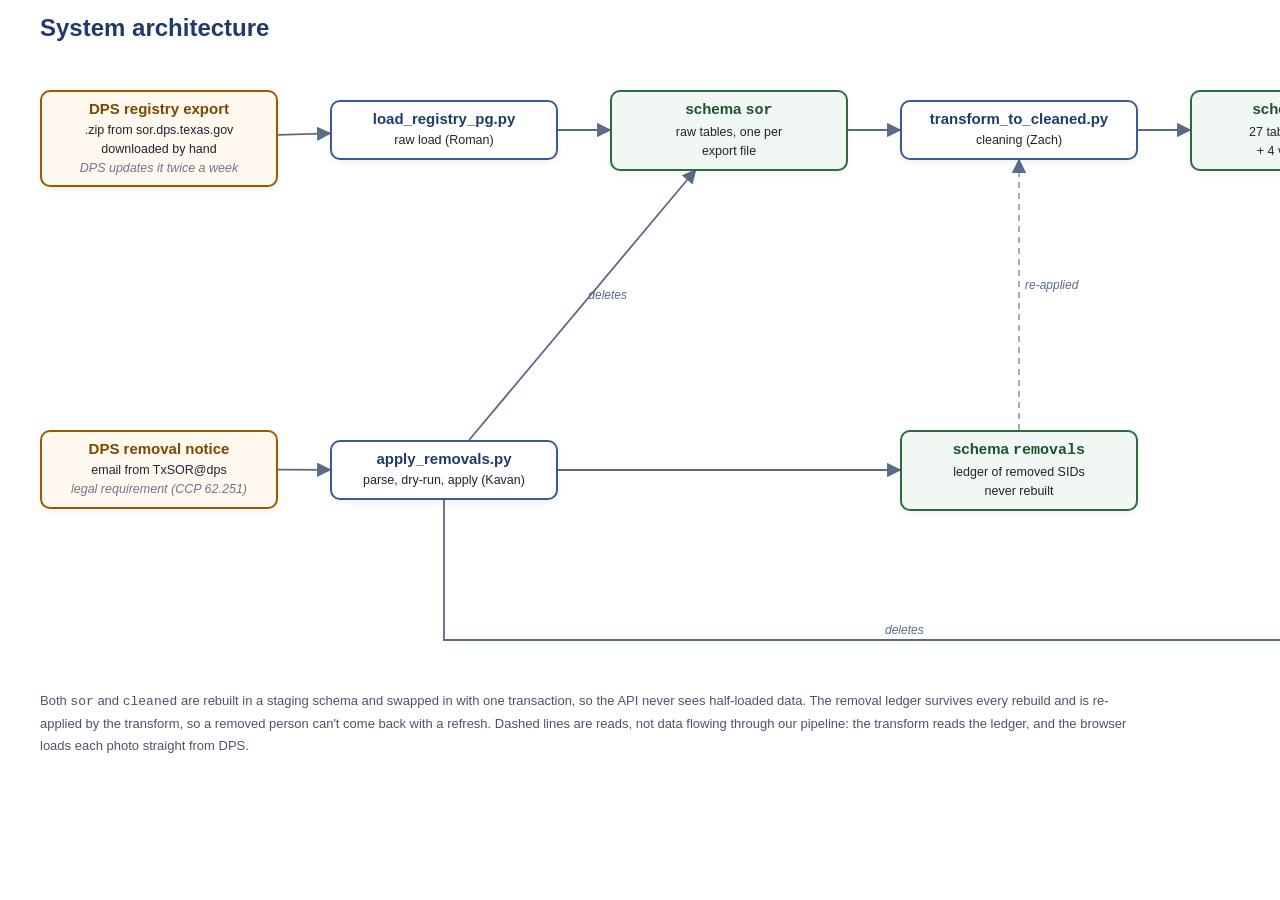
<file: docs/design/architecture.html>
<!doctype html>
<html><head><meta charset="utf-8"><title>System architecture</title>
<link rel="stylesheet" href="common.css"><script src="diagram.js"></script>
<style>.canvas{width:2040px;height:820px}.box{text-align:center}.box h3{font-size:15px}.box div{font-family:-apple-system,Arial,sans-serif}
.ext{border-color:#9a5b00;background:#fff8ee}.ext h3{color:#7a4800}.db{border-color:#2b6b3f;background:#f1f8f3}.db h3{color:#1f5130}
.ui{border-color:#1f3a6b;background:#eef3fb;border-width:3px}</style></head><body><div class="canvas">
<svg class="links"><defs><marker id="arrow" viewBox="0 0 10 10" refX="9" refY="5" markerWidth="8" markerHeight="8" orient="auto-start-reverse"><path d="M0,0 L10,5 L0,10 z" fill="#5a6b86"/></marker></defs></svg>
<div class="title">System architecture</div>

<div class="box ext" id="export" style="left:40px;top:90px;width:210px"><h3>DPS registry export</h3><div>.zip from sor.dps.texas.gov</div><div>downloaded by hand</div><div class="note">DPS updates it twice a week</div></div>
<div class="box" id="loader" style="left:330px;top:100px;width:200px"><h3>load_registry_pg.py</h3><div>raw load (Roman)</div></div>
<div class="box db" id="sor" style="left:610px;top:90px;width:210px"><h3>schema <code>sor</code></h3><div>raw tables, one per</div><div>export file</div></div>
<div class="box" id="transform" style="left:900px;top:100px;width:210px"><h3>transform_to_cleaned.py</h3><div>cleaning (Zach)</div></div>
<div class="box db" id="cleaned" style="left:1190px;top:90px;width:220px"><h3>schema <code>cleaned</code></h3><div>27 tables in DPS layout</div><div>+ 4 views for the API</div></div>

<div class="box" id="api" style="left:1490px;top:90px;width:220px"><h3>FastAPI (read-only)</h3><div>SELECT-only access to <code>cleaned</code></div><div>returns JSON to the browser</div></div>
<div class="box ui" id="ui" style="left:1780px;top:90px;width:220px"><h3>Griffin365 Registry Explorer</h3><div>browser dashboard</div></div>
<div class="box ext" id="photos" style="left:1790px;top:440px;width:200px"><h3>DPS photo server</h3><div>CurrentPhoto?sid=…</div><div class="note">photos not stored by us</div></div>

<div class="box ext" id="email" style="left:40px;top:430px;width:210px"><h3>DPS removal notice</h3><div>email from TxSOR@dps</div><div class="note">legal requirement (CCP 62.251)</div></div>
<div class="box" id="removals" style="left:330px;top:440px;width:200px"><h3>apply_removals.py</h3><div>parse, dry-run, apply (Kavan)</div></div>
<div class="box db" id="ledger" style="left:900px;top:430px;width:210px"><h3>schema <code>removals</code></h3><div>ledger of removed SIDs</div><div>never rebuilt</div></div>

<div class="legend" style="left:40px;top:690px;width:1100px">
  Both <code>sor</code> and <code>cleaned</code> are rebuilt in a staging schema and swapped in with one transaction, so the API never sees half-loaded data.
  The removal ledger survives every rebuild and is re-applied by the transform, so a removed person can't come back with a refresh.
  Dashed lines are reads, not data flowing through our pipeline: the transform reads the ledger, and the browser loads each photo straight from DPS.
</div>

<i class="link" data-from="export" data-to="loader"></i>
<i class="link" data-from="loader" data-to="sor"></i>
<i class="link" data-from="sor" data-to="transform"></i>
<i class="link" data-from="transform" data-to="cleaned"></i>
<i class="link" data-from="cleaned" data-to="api"></i>
<i class="link" data-from="api" data-to="ui"></i>
<i class="link dashed" data-from="photos" data-to="ui" data-label="image"></i>
<i class="link" data-from="email" data-to="removals"></i>
<i class="link" data-from="removals" data-to="ledger"></i>
<i class="link" data-from="removals" data-to="sor" data-label="deletes"></i>
<i class="link" data-from="removals" data-to="cleaned" data-label="deletes" data-via="from,640 to,640"></i>
<i class="link dashed" data-from="ledger" data-to="transform" data-label="re-applied"></i>
</div></body></html>
</file>
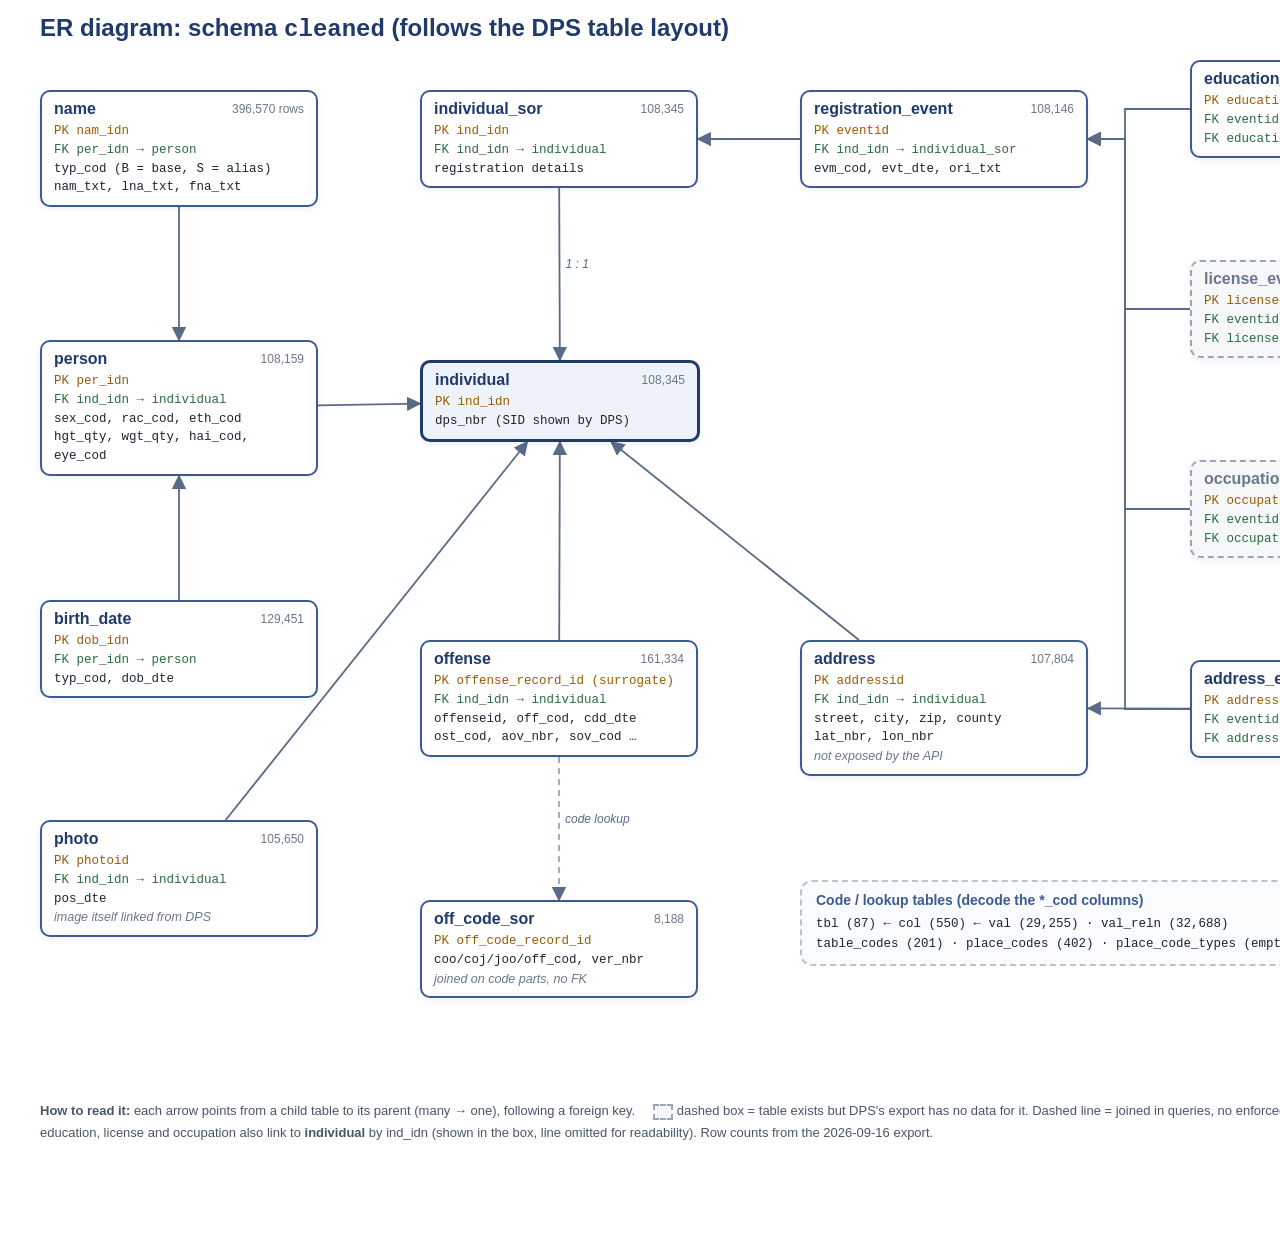
<file: docs/design/er_diagram.html>
<!doctype html>
<html><head><meta charset="utf-8"><title>ER diagram - cleaned schema</title>
<link rel="stylesheet" href="common.css"><script src="diagram.js"></script>
<style>.canvas{width:2120px;height:1240px}</style></head><body><div class="canvas">
<svg class="links"><defs><marker id="arrow" viewBox="0 0 10 10" refX="9" refY="5" markerWidth="8" markerHeight="8" orient="auto-start-reverse"><path d="M0,0 L10,5 L0,10 z" fill="#5a6b86"/></marker></defs></svg>
<div class="title">ER diagram: schema <code>cleaned</code> (follows the DPS table layout)</div>

<!-- person side -->
<div class="box" id="name" style="left:40px;top:90px;width:250px"><h3>name <span class="n">396,570 rows</span></h3>
  <div class="pk">PK nam_idn</div><div class="fk">FK per_idn → person</div><div>typ_cod (B = base, S = alias)</div><div>nam_txt, lna_txt, fna_txt</div></div>
<div class="box" id="person" style="left:40px;top:340px;width:250px"><h3>person <span class="n">108,159</span></h3>
  <div class="pk">PK per_idn</div><div class="fk">FK ind_idn → individual</div><div>sex_cod, rac_cod, eth_cod</div><div>hgt_qty, wgt_qty, hai_cod, eye_cod</div></div>
<div class="box" id="birth_date" style="left:40px;top:600px;width:250px"><h3>birth_date <span class="n">129,451</span></h3>
  <div class="pk">PK dob_idn</div><div class="fk">FK per_idn → person</div><div>typ_cod, dob_dte</div></div>
<div class="box" id="photo" style="left:40px;top:820px;width:250px"><h3>photo <span class="n">105,650</span></h3>
  <div class="pk">PK photoid</div><div class="fk">FK ind_idn → individual</div><div>pos_dte</div><div class="note">image itself linked from DPS</div></div>

<!-- center -->
<div class="box root" id="individual" style="left:420px;top:360px;width:250px"><h3>individual <span class="n">108,345</span></h3>
  <div class="pk">PK ind_idn</div><div>dps_nbr (SID shown by DPS)</div></div>
<div class="box" id="individual_sor" style="left:420px;top:90px;width:250px"><h3>individual_sor <span class="n">108,345</span></h3>
  <div class="pk">PK ind_idn</div><div class="fk">FK ind_idn → individual</div><div>registration details</div></div>
<div class="box" id="offense" style="left:420px;top:640px;width:250px"><h3>offense <span class="n">161,334</span></h3>
  <div class="pk">PK offense_record_id (surrogate)</div><div class="fk">FK ind_idn → individual</div><div>offenseid, off_cod, cdd_dte</div><div>ost_cod, aov_nbr, sov_cod …</div></div>
<div class="box" id="off_code_sor" style="left:420px;top:900px;width:250px"><h3>off_code_sor <span class="n">8,188</span></h3>
  <div class="pk">PK off_code_record_id</div><div>coo/coj/joo/off_cod, ver_nbr</div><div class="note">joined on code parts, no FK</div></div>

<!-- registration events -->
<div class="box" id="registration_event" style="left:800px;top:90px;width:260px"><h3>registration_event <span class="n">108,146</span></h3>
  <div class="pk">PK eventid</div><div class="fk">FK ind_idn → individual_sor</div><div>evm_cod, evt_dte, ori_txt</div></div>
<div class="box" id="address" style="left:800px;top:640px;width:260px"><h3>address <span class="n">107,804</span></h3>
  <div class="pk">PK addressid</div><div class="fk">FK ind_idn → individual</div><div>street, city, zip, county</div><div>lat_nbr, lon_nbr</div><div class="note">not exposed by the API</div></div>

<div class="box" id="address_event" style="left:1190px;top:660px;width:260px"><h3>address_event <span class="n">108,146</span></h3>
  <div class="pk">PK addresseventid</div><div class="fk">FK eventid → registration_event</div><div class="fk">FK addressid → address</div></div>
<div class="box" id="education_event" style="left:1190px;top:60px;width:260px"><h3>education_event <span class="n">104,283</span></h3>
  <div class="pk">PK educationeventid</div><div class="fk">FK eventid → registration_event</div><div class="fk">FK educationid → education</div></div>
<div class="box empty" id="license_event" style="left:1190px;top:260px;width:260px"><h3>license_event <span class="n">empty</span></h3>
  <div class="pk">PK licenseeventid</div><div class="fk">FK eventid → registration_event</div><div class="fk">FK licenseid → license</div></div>
<div class="box empty" id="occupation_event" style="left:1190px;top:460px;width:260px"><h3>occupation_event <span class="n">empty</span></h3>
  <div class="pk">PK occupationeventid</div><div class="fk">FK eventid → registration_event</div><div class="fk">FK occupationid → occupation</div></div>

<div class="box" id="education" style="left:1580px;top:60px;width:240px"><h3>education <span class="n">834</span></h3>
  <div class="pk">PK educationid</div><div class="fk">FK ind_idn → individual</div><div class="fk">FK campusid → institute_campus</div></div>
<div class="box empty" id="license" style="left:1580px;top:260px;width:240px"><h3>license <span class="n">empty</span></h3>
  <div class="pk">PK licenseid</div><div class="fk">FK ind_idn → individual</div></div>
<div class="box empty" id="occupation" style="left:1580px;top:460px;width:240px"><h3>occupation <span class="n">empty</span></h3>
  <div class="pk">PK occupationid</div><div class="fk">FK ind_idn → individual</div><div>employer, job title, address</div></div>
<div class="box" id="institute_campus" style="left:1880px;top:60px;width:200px"><h3>institute_campus <span class="n">1,039</span></h3>
  <div class="pk">PK campusid</div><div class="fk">FK instituteid → institute</div></div>
<div class="box" id="institute" style="left:1880px;top:250px;width:200px"><h3>institute <span class="n">548</span></h3>
  <div class="pk">PK instituteid</div></div>
<div class="box empty" id="license_issuers" style="left:1880px;top:420px;width:200px"><h3>license_issuers <span class="n">empty</span></h3>
  <div class="pk">PK occupational…issuersid</div><div class="note">no direct key from license</div></div>

<!-- groups -->
<div class="group" style="left:800px;top:880px;width:640px"><h4>Code / lookup tables (decode the *_cod columns)</h4>
  <div>tbl (87) ← col (550) ← val (29,255)   ·   val_reln (32,688)</div>
  <div>table_codes (201)   ·   place_codes (402)   ·   place_code_types (empty)</div></div>
<div class="group" style="left:1580px;top:880px;width:500px"><h4>Views used by the API</h4>
  <div>individual_search · offense_summary</div><div>search_results · individual_photo (photo_url)</div></div>

<div class="legend" style="left:40px;top:1100px">
  <b>How to read it:</b> each arrow points from a child table to its parent (many → one), following a foreign key.
  <span style="display:inline-block;width:16px;height:12px;border:2px dashed #9aa5b8;background:#f6f7f9;vertical-align:middle;margin:0 4px 0 14px"></span>dashed box = table exists but DPS's export has no data for it.
  Dashed line = joined in queries, no enforced foreign key.<br>
  education, license and occupation also link to <b>individual</b> by ind_idn (shown in the box, line omitted for readability). Row counts from the 2026-09-16 export.
</div>

<i class="link" data-from="name" data-to="person"></i>
<i class="link" data-from="birth_date" data-to="person"></i>
<i class="link" data-from="person" data-to="individual"></i>
<i class="link" data-from="photo" data-to="individual"></i>
<i class="link" data-from="individual_sor" data-to="individual" data-label="1 : 1"></i>
<i class="link" data-from="offense" data-to="individual"></i>
<i class="link dashed" data-from="offense" data-to="off_code_sor" data-label="code lookup"></i>
<i class="link" data-from="address" data-to="individual"></i>
<i class="link" data-from="registration_event" data-to="individual_sor"></i>
<i class="link" data-from="address_event" data-to="registration_event" data-via="1125,from 1125,to"></i>
<i class="link" data-from="education_event" data-to="registration_event" data-via="1125,from 1125,to"></i>
<i class="link" data-from="license_event" data-to="registration_event" data-via="1125,from 1125,to"></i>
<i class="link" data-from="occupation_event" data-to="registration_event" data-via="1125,from 1125,to"></i>
<i class="link" data-from="address_event" data-to="address"></i>
<i class="link" data-from="education_event" data-to="education"></i>
<i class="link" data-from="license_event" data-to="license"></i>
<i class="link" data-from="occupation_event" data-to="occupation"></i>
<i class="link" data-from="education" data-to="institute_campus"></i>
<i class="link" data-from="institute_campus" data-to="institute"></i>
</div></body></html>
</file>
<file: docs/design/common.css>
body{margin:0;background:#fff;font-family:-apple-system,"Helvetica Neue",Arial,sans-serif;color:#1d2433}
.canvas{position:relative}
.box{position:absolute;background:#fff;border:2px solid #3b5b92;border-radius:10px;padding:8px 12px;box-shadow:0 2px 6px #0001;z-index:1}
.box h3{margin:0 0 4px;font-size:16px;color:#1f3a6b}.box .n{float:right;font-weight:400;color:#6b778c;font-size:12px;margin-left:10px;margin-top:2px}
.box div{font-size:12.5px;line-height:1.5;font-family:Menlo,monospace}
.pk{color:#9a5b00}.fk{color:#2b6b3f}.note{font-family:-apple-system,Arial,sans-serif!important;color:#6b778c;font-style:italic}
.box.root{border-color:#1f3a6b;border-width:3px;background:#eef3fb}
.box.empty{border-style:dashed;border-color:#9aa5b8;background:#f6f7f9}.box.empty h3{color:#6b778c}
.group{position:absolute;border:2px dashed #b9c3d4;border-radius:12px;padding:10px 14px;background:#fafbfd}
.group h4{margin:0 0 6px;font-size:14px;color:#3b5b92}.group div{font-size:12.5px;line-height:1.6;font-family:Menlo,monospace}
svg.links{position:absolute;inset:0;overflow:visible}
svg.links polyline{fill:none;stroke:#5a6b86;stroke-width:1.8}svg.links polyline.dashed{stroke-dasharray:6 5;stroke:#9aa5b8}
svg.links text{font-size:12px;fill:#5a6b86;font-style:italic}
.title{position:absolute;left:40px;top:14px;font-size:24px;font-weight:700;color:#1f3a6b}
.legend{position:absolute;font-size:13px;color:#4a556b;line-height:1.7}
</file>
